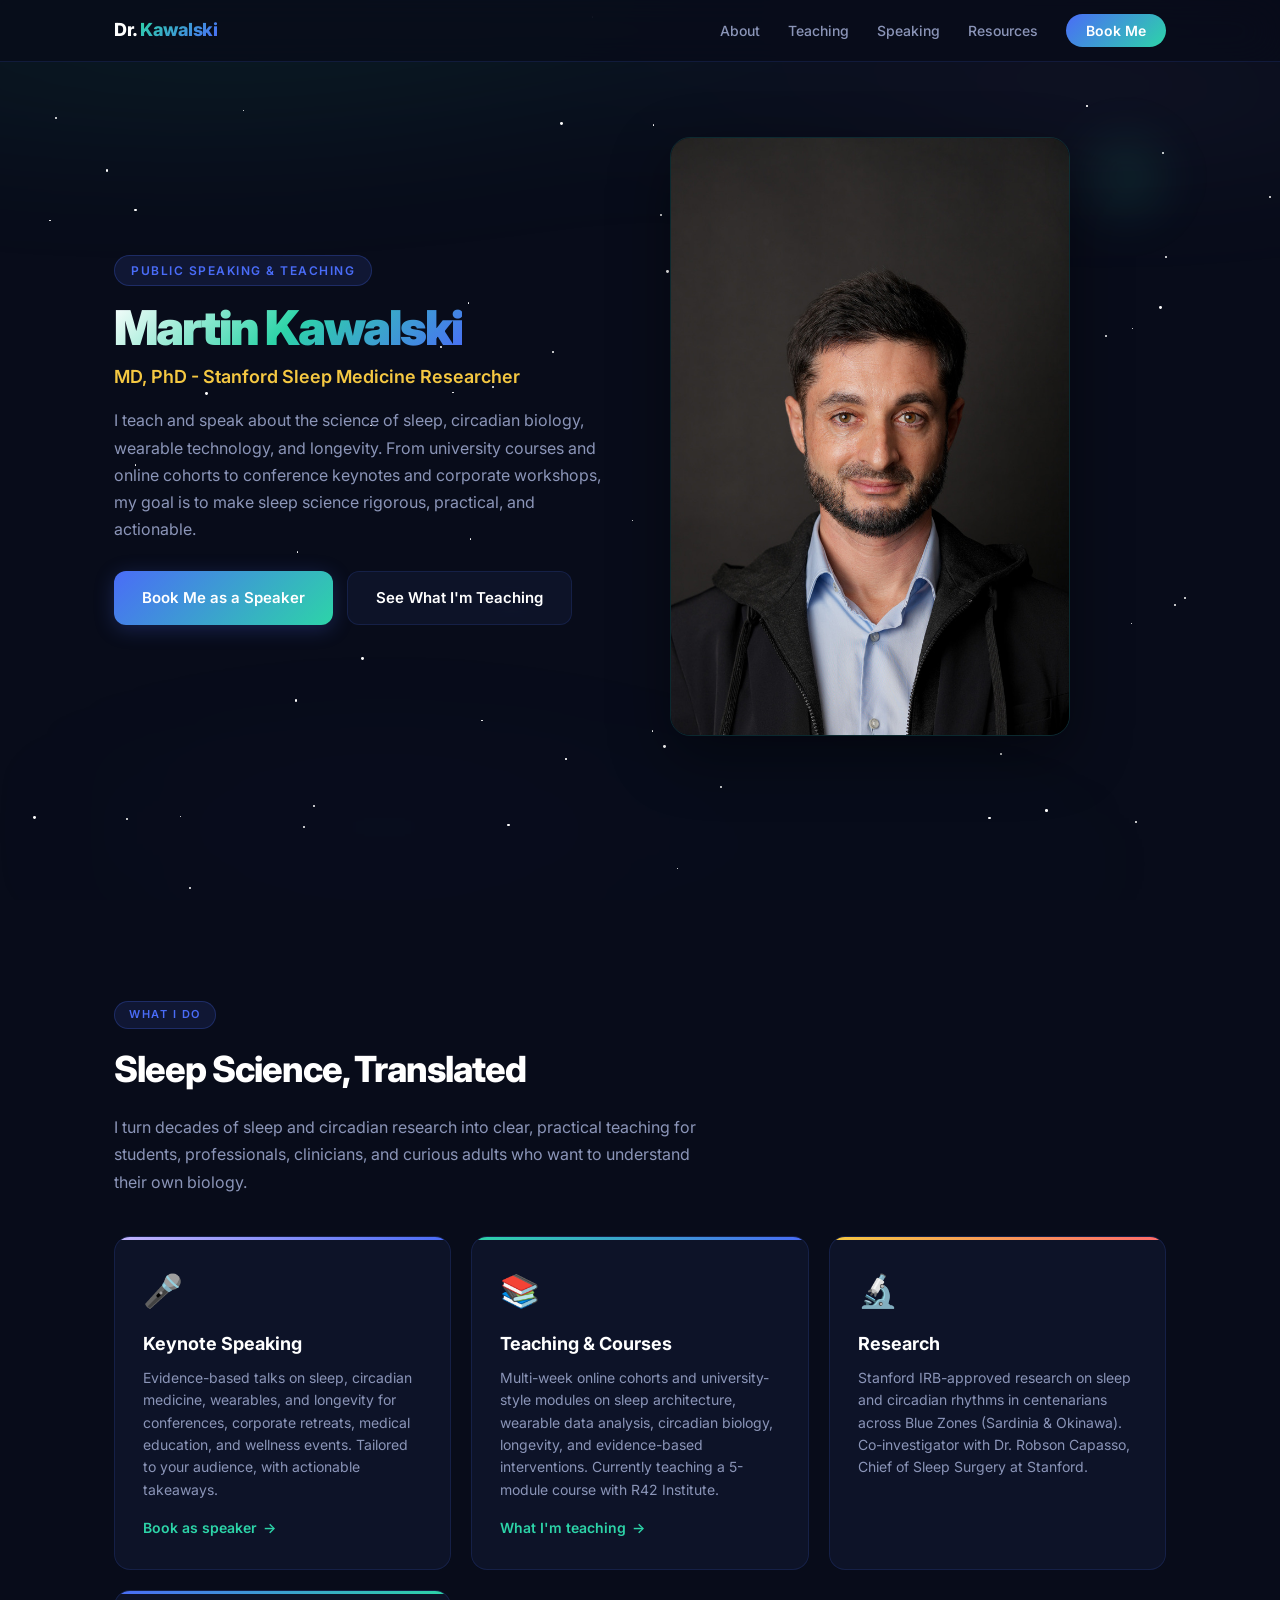
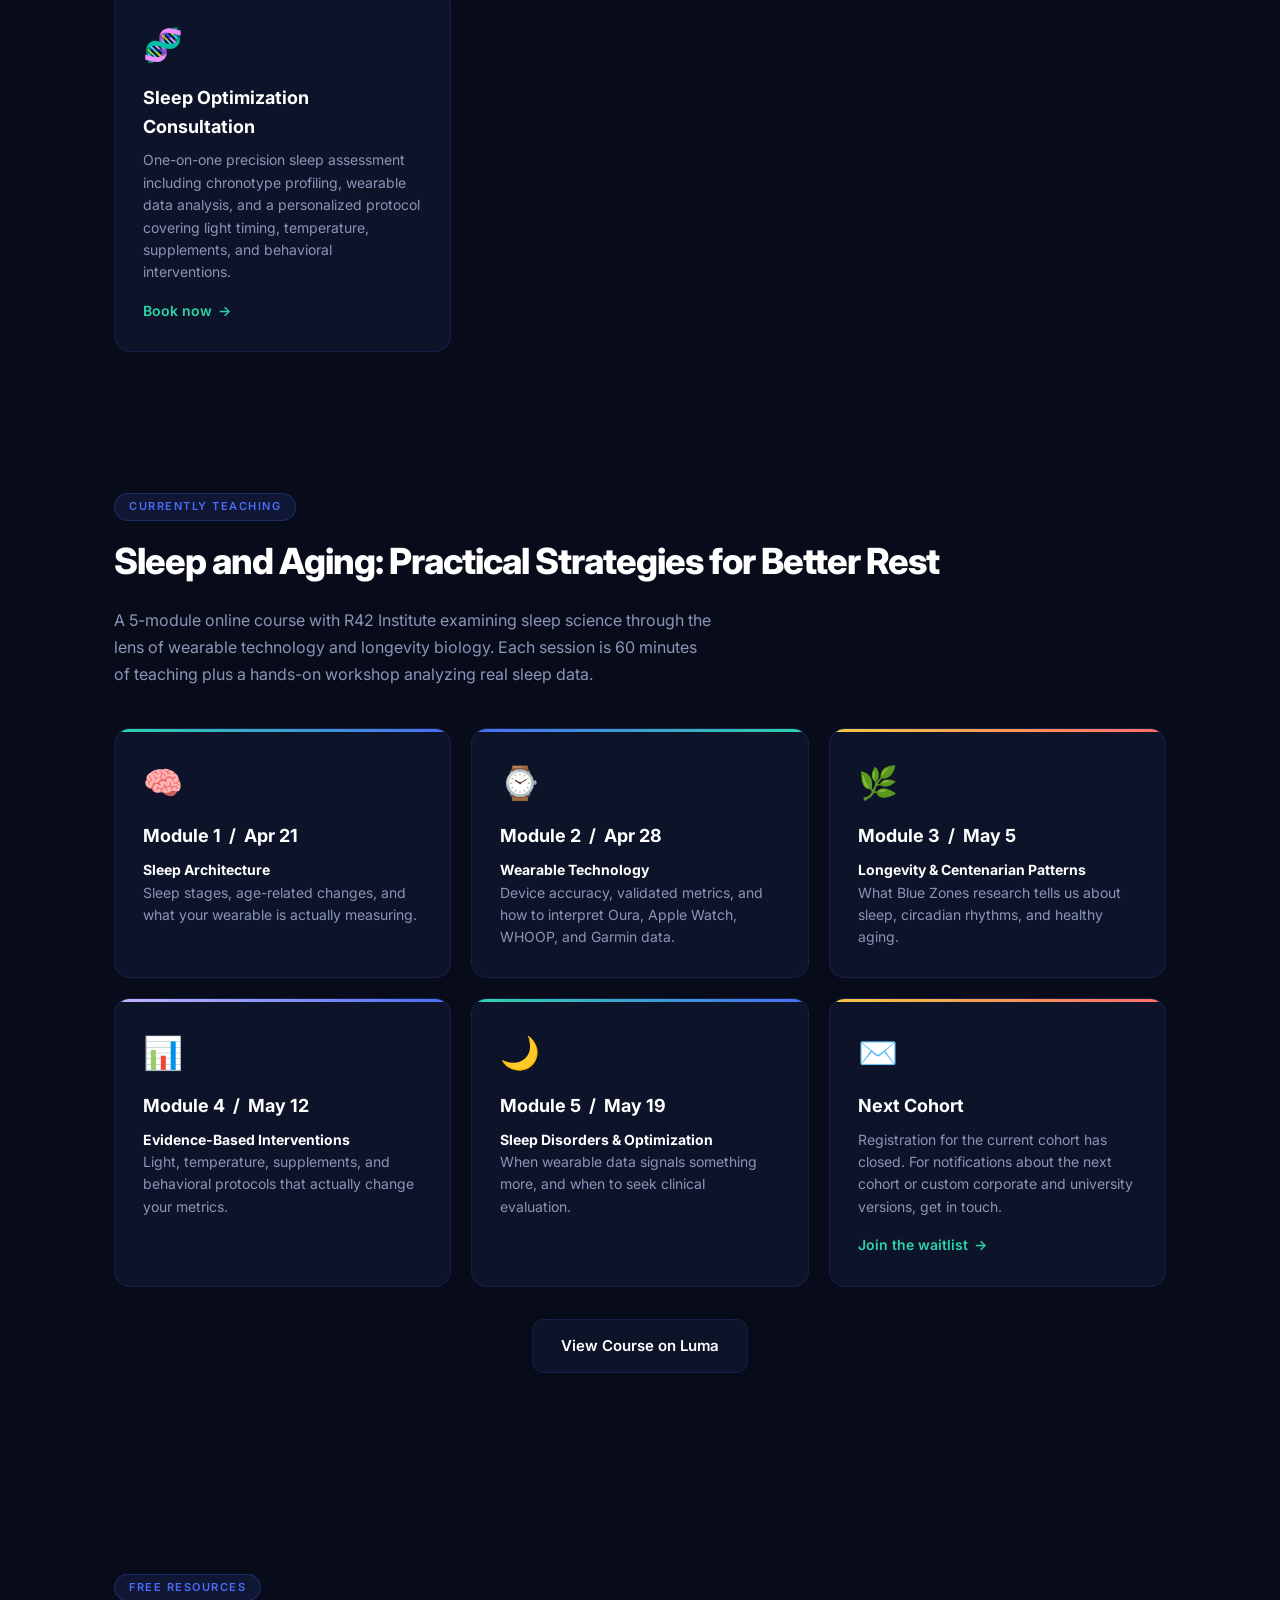
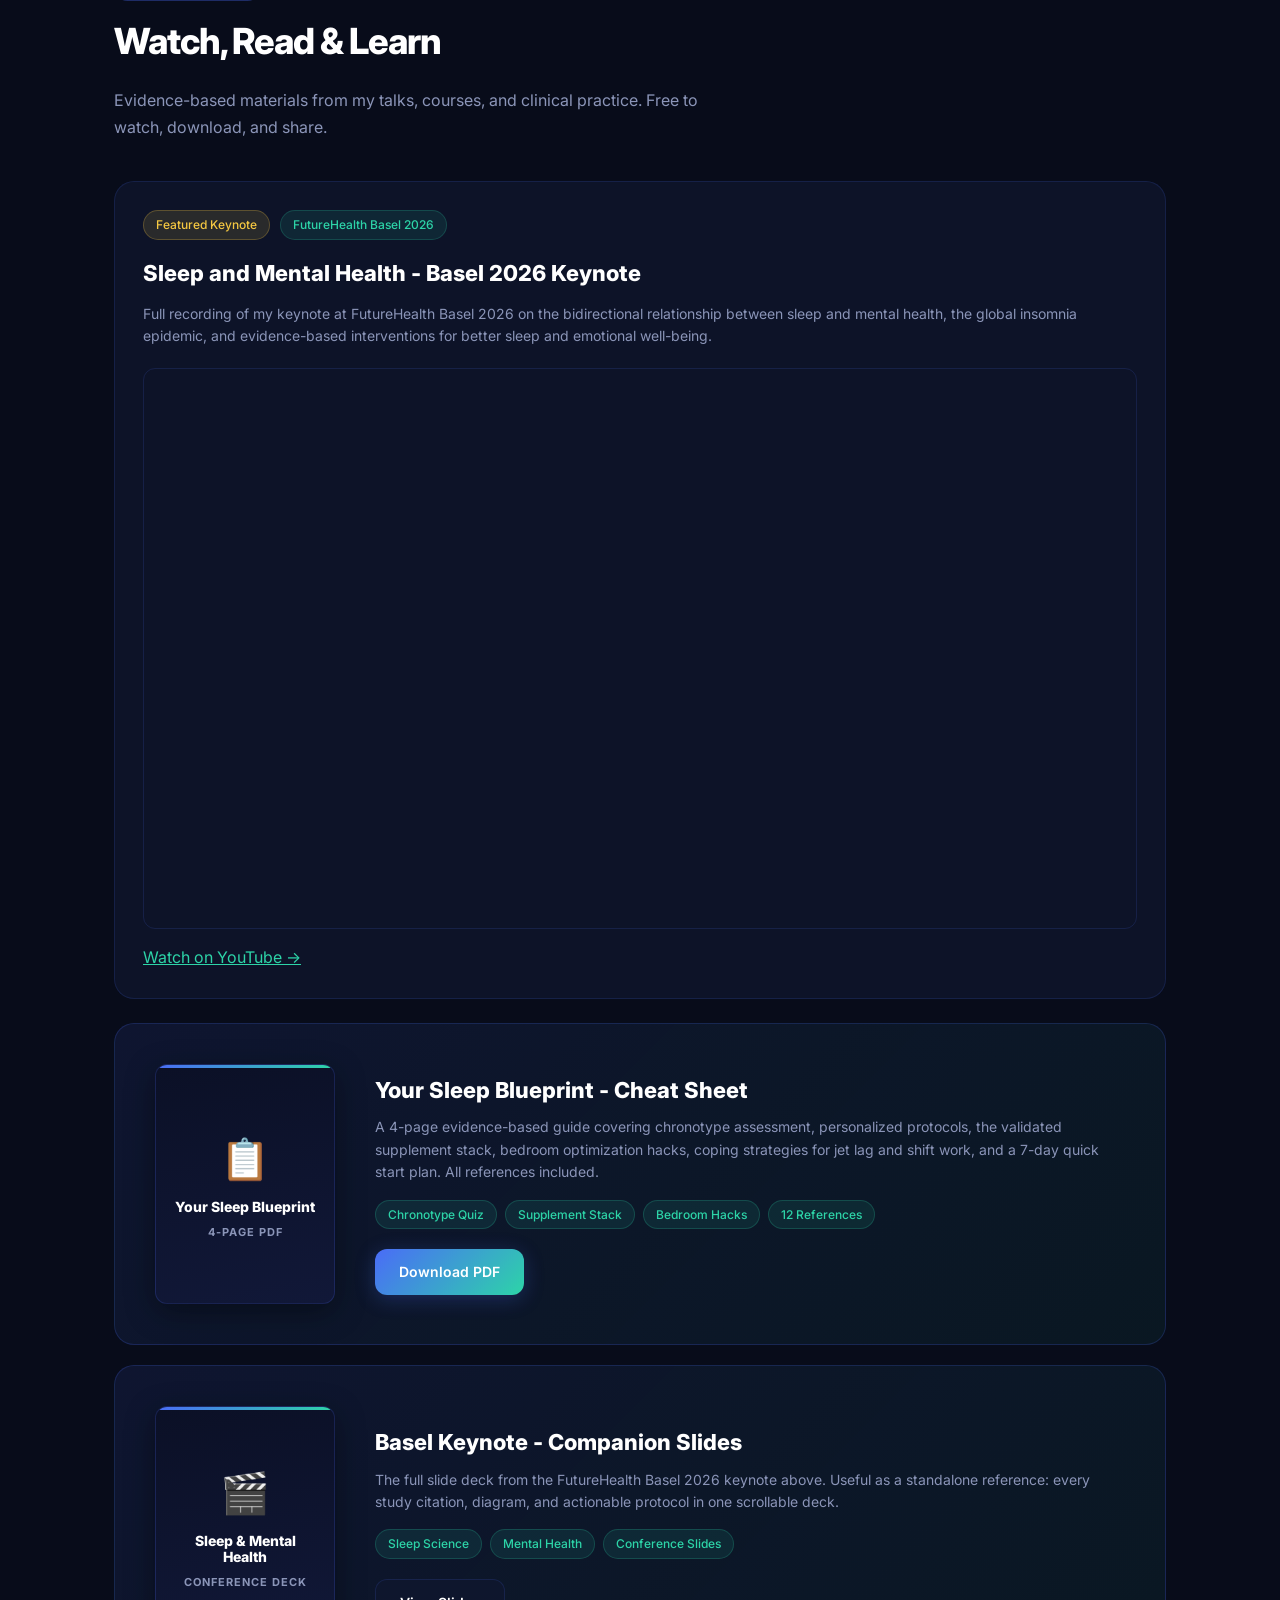
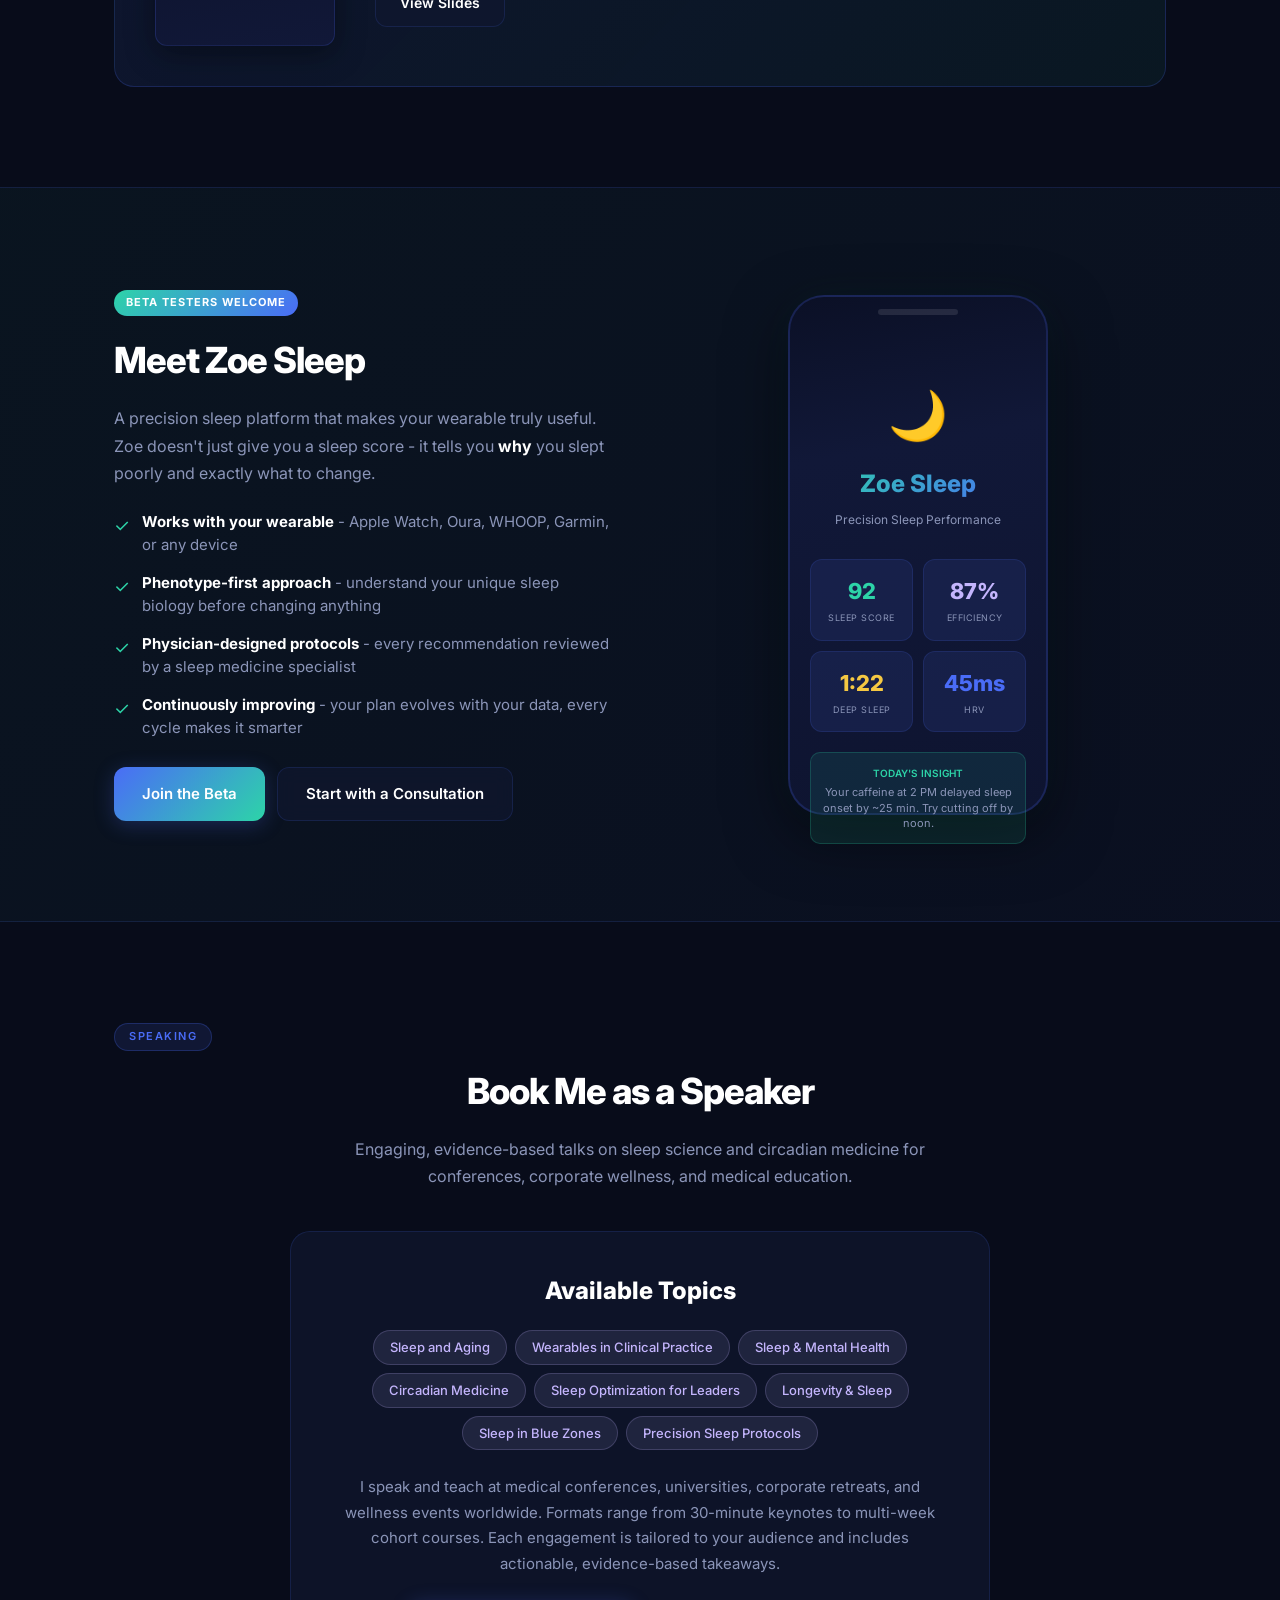
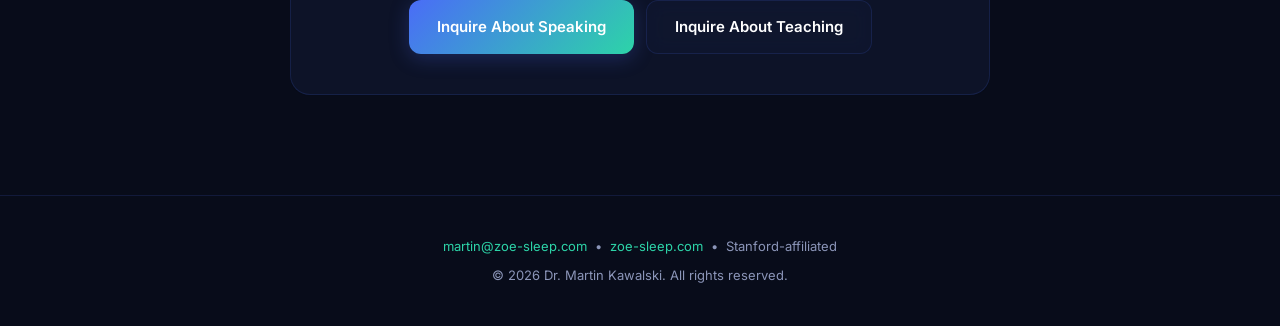
<file: index.html>
<!DOCTYPE html>
<html lang="en">
<head>
<meta charset="UTF-8">
<meta name="viewport" content="width=device-width, initial-scale=1.0">
<title>Dr. Martin Kawalski - Speaker & Educator on Sleep Science</title>
<meta name="description" content="Dr. Martin Kawalski, MD, PhD - Stanford sleep medicine researcher. Public speaker and educator on sleep, aging, wearables, and circadian medicine. Currently teaching the R42 Institute course on Sleep and Aging.">
<link rel="icon" href="data:image/svg+xml,<svg xmlns='http://www.w3.org/2000/svg' viewBox='0 0 100 100'><text y='.9em' font-size='90'>&#x1F319;</text></svg>">
<style>
  @import url('https://fonts.googleapis.com/css2?family=Inter:wght@300;400;500;600;700;800;900&display=swap');

  *, *::before, *::after { margin: 0; padding: 0; box-sizing: border-box; }

  :root {
    --bg: #080C1A;
    --surface: rgba(16, 24, 48, 0.7);
    --border: rgba(74, 108, 247, 0.15);
    --text: #E8ECF4;
    --muted: #8B95B8;
    --accent: #4A6CF7;
    --mint: #2DD4A8;
    --gold: #F5C842;
    --coral: #FF6B6B;
    --lavender: #C4B5FD;
    --aurora-1: #0B4D3B;
    --aurora-2: #1A3A6B;
    --aurora-3: #2D1854;
    --aurora-4: #0D2F4F;
  }

  html { scroll-behavior: smooth; }

  body {
    font-family: 'Inter', -apple-system, sans-serif;
    background: var(--bg);
    color: var(--text);
    line-height: 1.6;
    overflow-x: hidden;
  }

  /* ---- AURORA BACKGROUND ---- */
  .aurora {
    position: fixed;
    top: 0;
    left: 0;
    width: 100%;
    height: 100%;
    pointer-events: none;
    z-index: 0;
    overflow: hidden;
  }
  .aurora::before {
    content: '';
    position: absolute;
    top: -20%;
    left: -10%;
    width: 120%;
    height: 60%;
    background:
      radial-gradient(ellipse 80% 50% at 20% 40%, rgba(45, 212, 168, 0.08) 0%, transparent 60%),
      radial-gradient(ellipse 60% 40% at 60% 20%, rgba(74, 108, 247, 0.06) 0%, transparent 55%),
      radial-gradient(ellipse 70% 45% at 80% 50%, rgba(196, 181, 253, 0.05) 0%, transparent 50%),
      radial-gradient(ellipse 50% 35% at 40% 30%, rgba(45, 212, 168, 0.04) 0%, transparent 50%);
    animation: aurora-drift 20s ease-in-out infinite alternate;
    filter: blur(60px);
  }
  .aurora::after {
    content: '';
    position: absolute;
    bottom: 0;
    left: 0;
    width: 100%;
    height: 40%;
    background:
      radial-gradient(ellipse 60% 40% at 30% 80%, rgba(74, 108, 247, 0.04) 0%, transparent 60%),
      radial-gradient(ellipse 50% 30% at 70% 90%, rgba(45, 212, 168, 0.03) 0%, transparent 50%);
    animation: aurora-drift2 25s ease-in-out infinite alternate;
    filter: blur(80px);
  }
  @keyframes aurora-drift {
    0% { transform: translate(0, 0) scale(1); }
    50% { transform: translate(30px, -20px) scale(1.05); }
    100% { transform: translate(-20px, 10px) scale(0.98); }
  }
  @keyframes aurora-drift2 {
    0% { transform: translate(0, 0) scale(1); }
    100% { transform: translate(-30px, -15px) scale(1.03); }
  }

  /* Stars */
  .stars {
    position: fixed;
    top: 0;
    left: 0;
    width: 100%;
    height: 100%;
    pointer-events: none;
    z-index: 0;
  }
  .star {
    position: absolute;
    width: 2px;
    height: 2px;
    background: white;
    border-radius: 50%;
    animation: twinkle 3s ease-in-out infinite alternate;
  }
  @keyframes twinkle {
    0% { opacity: 0.1; }
    100% { opacity: 0.6; }
  }

  /* ---- LAYOUT ---- */
  .container {
    max-width: 1100px;
    margin: 0 auto;
    padding: 0 24px;
    position: relative;
    z-index: 1;
  }

  /* ---- NAV ---- */
  nav {
    position: fixed;
    top: 0;
    left: 0;
    right: 0;
    z-index: 100;
    padding: 16px 0;
    background: rgba(8, 12, 26, 0.8);
    backdrop-filter: blur(20px);
    border-bottom: 1px solid var(--border);
  }
  nav .container {
    display: flex;
    justify-content: space-between;
    align-items: center;
  }
  .nav-brand {
    font-weight: 800;
    font-size: 18px;
    letter-spacing: -0.5px;
    color: white;
  }
  .nav-brand span {
    background: linear-gradient(135deg, var(--mint), var(--accent));
    -webkit-background-clip: text;
    -webkit-text-fill-color: transparent;
  }
  .nav-links {
    display: flex;
    gap: 28px;
    list-style: none;
  }
  .nav-links a {
    color: var(--muted);
    text-decoration: none;
    font-size: 14px;
    font-weight: 500;
    transition: color 0.3s;
  }
  .nav-links a:hover { color: white; }
  .nav-cta {
    background: linear-gradient(135deg, var(--accent), var(--mint));
    color: white !important;
    padding: 8px 20px;
    border-radius: 20px;
    font-weight: 600 !important;
    transition: transform 0.2s, box-shadow 0.3s !important;
  }
  .nav-cta:hover {
    transform: translateY(-1px);
    box-shadow: 0 4px 20px rgba(74, 108, 247, 0.3);
  }

  /* ---- HERO ---- */
  .hero {
    min-height: 100vh;
    display: flex;
    align-items: center;
    padding-top: 80px;
  }
  .hero-grid {
    display: grid;
    grid-template-columns: 1fr 1fr;
    gap: 60px;
    align-items: center;
  }
  .hero-photo {
    position: relative;
  }
  .hero-photo img {
    width: 100%;
    max-width: 400px;
    border-radius: 20px;
    box-shadow: 0 20px 60px rgba(0, 0, 0, 0.4);
    border: 1px solid rgba(45, 212, 168, 0.15);
  }
  .hero-photo::after {
    content: '';
    position: absolute;
    top: -20px;
    right: -20px;
    width: 120px;
    height: 120px;
    border-radius: 50%;
    background: radial-gradient(circle, rgba(45, 212, 168, 0.12), transparent 70%);
    filter: blur(20px);
  }
  .hero-badge {
    display: inline-block;
    background: rgba(74, 108, 247, 0.12);
    border: 1px solid rgba(74, 108, 247, 0.25);
    border-radius: 20px;
    padding: 5px 16px;
    font-size: 12px;
    font-weight: 600;
    letter-spacing: 1.5px;
    text-transform: uppercase;
    color: var(--accent);
    margin-bottom: 16px;
  }
  .hero h1 {
    font-size: 48px;
    font-weight: 900;
    letter-spacing: -2px;
    line-height: 1.1;
    margin-bottom: 8px;
  }
  .hero h1 .gradient {
    background: linear-gradient(135deg, #fff 0%, var(--mint) 50%, var(--accent) 100%);
    -webkit-background-clip: text;
    -webkit-text-fill-color: transparent;
  }
  .hero .title {
    font-size: 18px;
    color: var(--gold);
    font-weight: 600;
    margin-bottom: 16px;
  }
  .hero p {
    font-size: 16px;
    color: var(--muted);
    line-height: 1.7;
    margin-bottom: 28px;
    max-width: 500px;
  }
  .hero-buttons {
    display: flex;
    gap: 14px;
    flex-wrap: wrap;
  }
  .btn {
    display: inline-flex;
    align-items: center;
    gap: 8px;
    padding: 14px 28px;
    border-radius: 12px;
    font-size: 15px;
    font-weight: 600;
    text-decoration: none;
    transition: all 0.3s;
    cursor: pointer;
    border: none;
  }
  .btn-primary {
    background: linear-gradient(135deg, var(--accent), var(--mint));
    color: white;
    box-shadow: 0 4px 20px rgba(74, 108, 247, 0.25);
  }
  .btn-primary:hover {
    transform: translateY(-2px);
    box-shadow: 0 8px 30px rgba(74, 108, 247, 0.35);
  }
  .btn-secondary {
    background: var(--surface);
    color: white;
    border: 1px solid var(--border);
    backdrop-filter: blur(10px);
  }
  .btn-secondary:hover {
    background: rgba(30, 42, 94, 0.5);
    border-color: rgba(74, 108, 247, 0.3);
    transform: translateY(-1px);
  }

  /* ---- SECTIONS ---- */
  section {
    padding: 100px 0;
  }
  .section-label {
    display: inline-block;
    background: rgba(74, 108, 247, 0.12);
    border: 1px solid rgba(74, 108, 247, 0.25);
    border-radius: 20px;
    padding: 4px 14px;
    font-size: 11px;
    font-weight: 600;
    letter-spacing: 1.5px;
    text-transform: uppercase;
    color: var(--accent);
    margin-bottom: 12px;
  }
  .section-title {
    font-size: 36px;
    font-weight: 800;
    letter-spacing: -1px;
    margin-bottom: 16px;
    color: white;
  }
  .section-sub {
    font-size: 16px;
    color: var(--muted);
    max-width: 600px;
    margin-bottom: 40px;
    line-height: 1.7;
  }

  /* ---- CARDS ---- */
  .card-grid {
    display: grid;
    grid-template-columns: repeat(auto-fit, minmax(300px, 1fr));
    gap: 20px;
  }
  .card {
    background: var(--surface);
    border: 1px solid var(--border);
    border-radius: 16px;
    padding: 28px;
    transition: all 0.3s;
    backdrop-filter: blur(10px);
    position: relative;
    overflow: hidden;
  }
  .card:hover {
    border-color: rgba(74, 108, 247, 0.3);
    transform: translateY(-4px);
    box-shadow: 0 12px 40px rgba(0, 0, 0, 0.3);
  }
  .card::before {
    content: '';
    position: absolute;
    top: 0;
    left: 0;
    right: 0;
    height: 3px;
    border-radius: 16px 16px 0 0;
  }
  .card-mint::before { background: linear-gradient(90deg, var(--mint), var(--accent)); }
  .card-gold::before { background: linear-gradient(90deg, var(--gold), var(--coral)); }
  .card-lavender::before { background: linear-gradient(90deg, var(--lavender), var(--accent)); }
  .card-accent::before { background: linear-gradient(90deg, var(--accent), var(--mint)); }

  .card-icon {
    font-size: 32px;
    margin-bottom: 14px;
  }
  .card h3 {
    font-size: 18px;
    font-weight: 700;
    margin-bottom: 8px;
    color: white;
  }
  .card p {
    font-size: 14px;
    color: var(--muted);
    line-height: 1.6;
  }
  .card .card-link {
    display: inline-flex;
    align-items: center;
    gap: 6px;
    margin-top: 16px;
    color: var(--mint);
    font-weight: 600;
    font-size: 14px;
    text-decoration: none;
    transition: gap 0.3s;
  }
  .card .card-link:hover { gap: 10px; }

  /* ---- DOWNLOAD SECTION ---- */
  .download-card {
    background: linear-gradient(135deg, rgba(74, 108, 247, 0.1), rgba(45, 212, 168, 0.06));
    border: 1px solid rgba(74, 108, 247, 0.2);
    border-radius: 20px;
    padding: 40px;
    display: flex;
    align-items: center;
    gap: 40px;
    transition: all 0.3s;
  }
  .download-card:hover {
    border-color: rgba(74, 108, 247, 0.35);
    box-shadow: 0 8px 40px rgba(74, 108, 247, 0.1);
  }
  .download-preview {
    flex-shrink: 0;
    width: 180px;
    height: 240px;
    background: linear-gradient(170deg, #0B1026, #111838);
    border-radius: 12px;
    border: 1px solid rgba(74, 108, 247, 0.2);
    display: flex;
    flex-direction: column;
    align-items: center;
    justify-content: center;
    gap: 8px;
    box-shadow: 0 8px 30px rgba(0, 0, 0, 0.4);
    position: relative;
    overflow: hidden;
  }
  .download-preview::before {
    content: '';
    position: absolute;
    top: 0;
    left: 0;
    right: 0;
    height: 3px;
    background: linear-gradient(90deg, var(--accent), var(--mint));
  }
  .download-preview .icon { font-size: 40px; }
  .download-preview .label {
    font-size: 11px;
    font-weight: 700;
    text-transform: uppercase;
    letter-spacing: 1px;
    color: var(--muted);
  }
  .download-preview .title-small {
    font-size: 14px;
    font-weight: 800;
    color: white;
    text-align: center;
    line-height: 1.2;
    padding: 0 16px;
  }
  .download-info {
    flex: 1;
  }
  .download-info h3 {
    font-size: 22px;
    font-weight: 800;
    color: white;
    margin-bottom: 8px;
  }
  .download-info p {
    font-size: 14px;
    color: var(--muted);
    line-height: 1.6;
    margin-bottom: 16px;
  }
  .download-tags {
    display: flex;
    flex-wrap: wrap;
    gap: 8px;
    margin-bottom: 20px;
  }
  .download-tag {
    background: rgba(45, 212, 168, 0.1);
    border: 1px solid rgba(45, 212, 168, 0.2);
    border-radius: 20px;
    padding: 4px 12px;
    font-size: 12px;
    color: var(--mint);
    font-weight: 500;
  }
  .downloads-stack {
    display: flex;
    flex-direction: column;
    gap: 20px;
  }

  /* ---- ZOE SECTION ---- */
  .zoe-section {
    background: linear-gradient(135deg, rgba(45, 212, 168, 0.04), rgba(74, 108, 247, 0.03));
    border-top: 1px solid var(--border);
    border-bottom: 1px solid var(--border);
  }
  .zoe-grid {
    display: grid;
    grid-template-columns: 1fr 1fr;
    gap: 60px;
    align-items: center;
  }
  .zoe-features {
    list-style: none;
    margin-top: 24px;
  }
  .zoe-features li {
    display: flex;
    align-items: flex-start;
    gap: 12px;
    margin-bottom: 16px;
    font-size: 15px;
    color: var(--muted);
    line-height: 1.5;
  }
  .zoe-features .check {
    color: var(--mint);
    font-size: 18px;
    flex-shrink: 0;
    margin-top: 1px;
  }
  .zoe-features li strong {
    color: white;
  }
  .beta-badge {
    display: inline-block;
    background: linear-gradient(135deg, var(--mint), var(--accent));
    color: white;
    font-size: 11px;
    font-weight: 700;
    letter-spacing: 1px;
    text-transform: uppercase;
    padding: 4px 12px;
    border-radius: 20px;
    margin-bottom: 16px;
    animation: pulse-glow 2s ease-in-out infinite;
  }
  @keyframes pulse-glow {
    0%, 100% { box-shadow: 0 0 10px rgba(45, 212, 168, 0.2); }
    50% { box-shadow: 0 0 20px rgba(45, 212, 168, 0.4); }
  }
  .zoe-mockup {
    display: flex;
    justify-content: center;
    align-items: center;
  }
  .phone-frame {
    width: 260px;
    height: 520px;
    background: linear-gradient(170deg, #0B1026 0%, #111838 30%, #0E1430 100%);
    border-radius: 36px;
    border: 2px solid rgba(74, 108, 247, 0.2);
    padding: 40px 20px 20px;
    position: relative;
    box-shadow: 0 20px 60px rgba(0, 0, 0, 0.5), 0 0 40px rgba(45, 212, 168, 0.05);
  }
  .phone-frame::before {
    content: '';
    position: absolute;
    top: 12px;
    left: 50%;
    transform: translateX(-50%);
    width: 80px;
    height: 6px;
    background: rgba(255, 255, 255, 0.1);
    border-radius: 3px;
  }
  .phone-screen {
    text-align: center;
    padding-top: 40px;
  }
  .phone-screen .app-icon {
    font-size: 48px;
    margin-bottom: 12px;
  }
  .phone-screen .app-name {
    font-size: 24px;
    font-weight: 800;
    background: linear-gradient(135deg, var(--mint), var(--accent));
    -webkit-background-clip: text;
    -webkit-text-fill-color: transparent;
    margin-bottom: 6px;
  }
  .phone-screen .app-tag {
    font-size: 12px;
    color: var(--muted);
    margin-bottom: 30px;
  }
  .phone-metrics {
    display: grid;
    grid-template-columns: 1fr 1fr;
    gap: 10px;
    text-align: center;
  }
  .phone-metric {
    background: rgba(30, 42, 94, 0.5);
    border: 1px solid var(--border);
    border-radius: 12px;
    padding: 14px 8px;
  }
  .phone-metric .val {
    font-size: 22px;
    font-weight: 800;
    margin-bottom: 2px;
  }
  .phone-metric .label {
    font-size: 9px;
    color: var(--muted);
    text-transform: uppercase;
    letter-spacing: 0.5px;
  }

  /* ---- SPEAKER SECTION ---- */
  .speaker-box {
    background: var(--surface);
    border: 1px solid var(--border);
    border-radius: 20px;
    padding: 40px;
    text-align: center;
    max-width: 700px;
    margin: 0 auto;
    backdrop-filter: blur(10px);
  }
  .speaker-box h3 {
    font-size: 24px;
    font-weight: 800;
    color: white;
    margin-bottom: 12px;
  }
  .speaker-box p {
    font-size: 15px;
    color: var(--muted);
    margin-bottom: 8px;
    line-height: 1.7;
  }
  .speaker-topics {
    display: flex;
    flex-wrap: wrap;
    justify-content: center;
    gap: 8px;
    margin: 20px 0 24px;
  }
  .speaker-topic {
    background: rgba(196, 181, 253, 0.1);
    border: 1px solid rgba(196, 181, 253, 0.2);
    color: var(--lavender);
    padding: 6px 16px;
    border-radius: 20px;
    font-size: 13px;
    font-weight: 500;
  }

  /* ---- FOOTER ---- */
  footer {
    padding: 40px 0;
    border-top: 1px solid var(--border);
    text-align: center;
  }
  footer p {
    font-size: 13px;
    color: var(--muted);
  }
  footer a {
    color: var(--mint);
    text-decoration: none;
  }

  /* ---- RESPONSIVE ---- */
  @media (max-width: 768px) {
    .hero-grid {
      grid-template-columns: 1fr;
      gap: 40px;
      text-align: center;
    }
    .hero-photo { order: -1; }
    .hero-photo img { max-width: 280px; margin: 0 auto; display: block; }
    .hero h1 { font-size: 36px; }
    .hero p { margin: 0 auto 28px; }
    .hero-buttons { justify-content: center; }
    .nav-links { display: none; }
    .download-card { flex-direction: column; text-align: center; padding: 28px; }
    .download-preview { width: 140px; height: 190px; }
    .zoe-grid { grid-template-columns: 1fr; }
    .zoe-mockup { order: -1; }
    .section-title { font-size: 28px; }
    .card-grid { grid-template-columns: 1fr; }
  }
</style>
</head>
<body>

<div class="aurora"></div>
<div class="stars" id="stars"></div>

<!-- NAV -->
<nav>
  <div class="container">
    <div class="nav-brand">Dr. <span>Kawalski</span></div>
    <ul class="nav-links">
      <li><a href="#about">About</a></li>
      <li><a href="#teaching">Teaching</a></li>
      <li><a href="#speaker">Speaking</a></li>
      <li><a href="#resources">Resources</a></li>
      <li><a href="mailto:martin@zoe-sleep.com?subject=Speaking%20Inquiry" class="nav-cta">Book Me</a></li>
    </ul>
  </div>
</nav>

<!-- HERO -->
<section class="hero" id="about">
  <div class="container">
    <div class="hero-grid">
      <div>
        <div class="hero-badge">Public Speaking & Teaching</div>
        <h1><span class="gradient">Martin Kawalski</span></h1>
        <div class="title">MD, PhD - Stanford Sleep Medicine Researcher</div>
        <p>
          I teach and speak about the science of sleep, circadian biology, wearable technology,
          and longevity. From university courses and online cohorts to conference keynotes and
          corporate workshops, my goal is to make sleep science rigorous, practical, and actionable.
        </p>
        <div class="hero-buttons">
          <a href="#speaker" class="btn btn-primary">
            Book Me as a Speaker
          </a>
          <a href="#teaching" class="btn btn-secondary">
            See What I'm Teaching
          </a>
        </div>
      </div>
      <div class="hero-photo">
        <img src="martin.jpeg" alt="Dr. Martin Kawalski" loading="eager">
      </div>
    </div>
  </div>
</section>

<!-- WHAT I DO -->
<section id="work">
  <div class="container">
    <div class="section-label">What I Do</div>
    <h2 class="section-title">Sleep Science, Translated</h2>
    <p class="section-sub">
      I turn decades of sleep and circadian research into clear, practical teaching for
      students, professionals, clinicians, and curious adults who want to understand
      their own biology.
    </p>
    <div class="card-grid">
      <div class="card card-lavender">
        <div class="card-icon">&#x1F3A4;</div>
        <h3>Keynote Speaking</h3>
        <p>
          Evidence-based talks on sleep, circadian medicine, wearables, and longevity for
          conferences, corporate retreats, medical education, and wellness events.
          Tailored to your audience, with actionable takeaways.
        </p>
        <a href="#speaker" class="card-link">
          Book as speaker <span>&rarr;</span>
        </a>
      </div>
      <div class="card card-mint">
        <div class="card-icon">&#x1F4DA;</div>
        <h3>Teaching & Courses</h3>
        <p>
          Multi-week online cohorts and university-style modules on sleep architecture,
          wearable data analysis, circadian biology, longevity, and evidence-based
          interventions. Currently teaching a 5-module course with R42 Institute.
        </p>
        <a href="#teaching" class="card-link">
          What I'm teaching <span>&rarr;</span>
        </a>
      </div>
      <div class="card card-gold">
        <div class="card-icon">&#x1F52C;</div>
        <h3>Research</h3>
        <p>
          Stanford IRB-approved research on sleep and circadian rhythms in centenarians
          across Blue Zones (Sardinia & Okinawa). Co-investigator with Dr. Robson Capasso,
          Chief of Sleep Surgery at Stanford.
        </p>
      </div>
      <div class="card card-accent">
        <div class="card-icon">&#x1F9EC;</div>
        <h3>Sleep Optimization Consultation</h3>
        <p>
          One-on-one precision sleep assessment including chronotype profiling, wearable
          data analysis, and a personalized protocol covering light timing, temperature,
          supplements, and behavioral interventions.
        </p>
        <a href="https://calendly.com/martinkawalski/sleep-consultation" target="_blank" class="card-link">
          Book now <span>&rarr;</span>
        </a>
      </div>
    </div>
  </div>
</section>

<!-- CURRENTLY TEACHING -->
<section id="teaching" style="padding-top: 40px;">
  <div class="container">
    <div class="section-label">Currently Teaching</div>
    <h2 class="section-title">Sleep and Aging: Practical Strategies for Better Rest</h2>
    <p class="section-sub">
      A 5-module online course with R42 Institute examining sleep science through the lens
      of wearable technology and longevity biology. Each session is 60 minutes of teaching
      plus a hands-on workshop analyzing real sleep data.
    </p>
    <div class="card-grid">
      <div class="card card-mint">
        <div class="card-icon">&#x1F9E0;</div>
        <h3>Module 1 &nbsp;/&nbsp; Apr 21</h3>
        <p><strong style="color:white;">Sleep Architecture</strong><br>Sleep stages, age-related changes, and what your wearable is actually measuring.</p>
      </div>
      <div class="card card-accent">
        <div class="card-icon">&#x231A;</div>
        <h3>Module 2 &nbsp;/&nbsp; Apr 28</h3>
        <p><strong style="color:white;">Wearable Technology</strong><br>Device accuracy, validated metrics, and how to interpret Oura, Apple Watch, WHOOP, and Garmin data.</p>
      </div>
      <div class="card card-gold">
        <div class="card-icon">&#x1F33F;</div>
        <h3>Module 3 &nbsp;/&nbsp; May 5</h3>
        <p><strong style="color:white;">Longevity & Centenarian Patterns</strong><br>What Blue Zones research tells us about sleep, circadian rhythms, and healthy aging.</p>
      </div>
      <div class="card card-lavender">
        <div class="card-icon">&#x1F4CA;</div>
        <h3>Module 4 &nbsp;/&nbsp; May 12</h3>
        <p><strong style="color:white;">Evidence-Based Interventions</strong><br>Light, temperature, supplements, and behavioral protocols that actually change your metrics.</p>
      </div>
      <div class="card card-mint">
        <div class="card-icon">&#x1F319;</div>
        <h3>Module 5 &nbsp;/&nbsp; May 19</h3>
        <p><strong style="color:white;">Sleep Disorders & Optimization</strong><br>When wearable data signals something more, and when to seek clinical evaluation.</p>
      </div>
      <div class="card card-gold">
        <div class="card-icon">&#x2709;&#xFE0F;</div>
        <h3>Next Cohort</h3>
        <p>Registration for the current cohort has closed. For notifications about the next cohort or custom corporate and university versions, get in touch.</p>
        <a href="mailto:martin@zoe-sleep.com?subject=Sleep%20and%20Aging%20Course%20-%20Next%20Cohort" class="card-link">
          Join the waitlist <span>&rarr;</span>
        </a>
      </div>
    </div>
    <div style="margin-top: 32px; text-align: center;">
      <a href="https://luma.com/ov35356l" target="_blank" class="btn btn-secondary">
        View Course on Luma
      </a>
    </div>
  </div>
</section>

<!-- DOWNLOADABLE RESOURCES -->
<section id="resources">
  <div class="container">
    <div class="section-label">Free Resources</div>
    <h2 class="section-title">Watch, Read & Learn</h2>
    <p class="section-sub">
      Evidence-based materials from my talks, courses, and clinical practice.
      Free to watch, download, and share.
    </p>

    <!-- FEATURED KEYNOTE VIDEO -->
    <div style="background: var(--surface); border: 1px solid var(--border); border-radius: 20px; padding: 28px; margin-bottom: 24px; backdrop-filter: blur(10px);">
      <div style="display: flex; align-items: center; gap: 10px; margin-bottom: 16px; flex-wrap: wrap;">
        <span class="download-tag" style="background: rgba(245,200,66,0.12); border-color: rgba(245,200,66,0.25); color: var(--gold);">Featured Keynote</span>
        <span class="download-tag">FutureHealth Basel 2026</span>
      </div>
      <h3 style="font-size: 22px; font-weight: 800; color: white; margin-bottom: 12px;">Sleep and Mental Health - Basel 2026 Keynote</h3>
      <p style="font-size: 14px; color: var(--muted); line-height: 1.6; margin-bottom: 20px;">
        Full recording of my keynote at FutureHealth Basel 2026 on the bidirectional
        relationship between sleep and mental health, the global insomnia epidemic, and
        evidence-based interventions for better sleep and emotional well-being.
      </p>
      <div style="position: relative; padding-bottom: 56.25%; height: 0; overflow: hidden; border-radius: 12px; border: 1px solid var(--border);">
        <iframe
          src="https://www.youtube.com/embed/u7qgwSx3sq4"
          title="Sleep and Mental Health - FutureHealth Basel 2026"
          frameborder="0"
          allow="accelerometer; autoplay; clipboard-write; encrypted-media; gyroscope; picture-in-picture; web-share"
          referrerpolicy="strict-origin-when-cross-origin"
          allowfullscreen
          style="position: absolute; top: 0; left: 0; width: 100%; height: 100%;">
        </iframe>
      </div>
      <div style="margin-top: 16px;">
        <a href="https://www.youtube.com/watch?v=u7qgwSx3sq4" target="_blank" class="card-link" style="color: var(--mint);">
          Watch on YouTube <span>&rarr;</span>
        </a>
      </div>
    </div>

    <div class="downloads-stack">
      <!-- Sleep Blueprint PDF -->
      <div class="download-card">
        <div class="download-preview">
          <div class="icon">&#x1F4CB;</div>
          <div class="title-small">Your Sleep Blueprint</div>
          <div class="label">4-Page PDF</div>
        </div>
        <div class="download-info">
          <h3>Your Sleep Blueprint - Cheat Sheet</h3>
          <p>
            A 4-page evidence-based guide covering chronotype assessment, personalized protocols,
            the validated supplement stack, bedroom optimization hacks, coping strategies for
            jet lag and shift work, and a 7-day quick start plan. All references included.
          </p>
          <div class="download-tags">
            <span class="download-tag">Chronotype Quiz</span>
            <span class="download-tag">Supplement Stack</span>
            <span class="download-tag">Bedroom Hacks</span>
            <span class="download-tag">12 References</span>
          </div>
          <a href="sleep-blueprint.pdf" download class="btn btn-primary" style="font-size:14px; padding:12px 24px;">
            Download PDF
          </a>
        </div>
      </div>

      <!-- Basel Talk Slides -->
      <div class="download-card">
        <div class="download-preview">
          <div class="icon">&#x1F3AC;</div>
          <div class="title-small">Sleep & Mental Health</div>
          <div class="label">Conference Deck</div>
        </div>
        <div class="download-info">
          <h3>Basel Keynote - Companion Slides</h3>
          <p>
            The full slide deck from the FutureHealth Basel 2026 keynote above. Useful as a
            standalone reference: every study citation, diagram, and actionable protocol in
            one scrollable deck.
          </p>
          <div class="download-tags">
            <span class="download-tag">Sleep Science</span>
            <span class="download-tag">Mental Health</span>
            <span class="download-tag">Conference Slides</span>
          </div>
          <a href="https://pitch.com/v/sleep-and-mental-health-rk7qv6" target="_blank" class="btn btn-secondary" style="font-size:14px; padding:12px 24px;">
            View Slides
          </a>
        </div>
      </div>
    </div>
  </div>
</section>

<!-- ZOE SLEEP -->
<section class="zoe-section" id="zoe">
  <div class="container">
    <div class="zoe-grid">
      <div>
        <div class="beta-badge">Beta Testers Welcome</div>
        <h2 class="section-title">Meet Zoe Sleep</h2>
        <p class="section-sub" style="margin-bottom: 0;">
          A precision sleep platform that makes your wearable truly useful.
          Zoe doesn't just give you a sleep score - it tells you <strong style="color:white">why</strong>
          you slept poorly and exactly what to change.
        </p>
        <ul class="zoe-features">
          <li>
            <span class="check">&#x2713;</span>
            <span><strong>Works with your wearable</strong> - Apple Watch, Oura, WHOOP, Garmin, or any device</span>
          </li>
          <li>
            <span class="check">&#x2713;</span>
            <span><strong>Phenotype-first approach</strong> - understand your unique sleep biology before changing anything</span>
          </li>
          <li>
            <span class="check">&#x2713;</span>
            <span><strong>Physician-designed protocols</strong> - every recommendation reviewed by a sleep medicine specialist</span>
          </li>
          <li>
            <span class="check">&#x2713;</span>
            <span><strong>Continuously improving</strong> - your plan evolves with your data, every cycle makes it smarter</span>
          </li>
        </ul>
        <div style="display:flex; gap:12px; margin-top:28px; flex-wrap:wrap;">
          <a href="https://zoe-sleep.com" target="_blank" class="btn btn-primary">
            Join the Beta
          </a>
          <a href="https://calendly.com/martinkawalski/sleep-consultation" target="_blank" class="btn btn-secondary">
            Start with a Consultation
          </a>
        </div>
      </div>
      <div class="zoe-mockup">
        <div class="phone-frame">
          <div class="phone-screen">
            <div class="app-icon">&#x1F319;</div>
            <div class="app-name">Zoe Sleep</div>
            <div class="app-tag">Precision Sleep Performance</div>
            <div class="phone-metrics">
              <div class="phone-metric">
                <div class="val" style="color:var(--mint)">92</div>
                <div class="label">Sleep Score</div>
              </div>
              <div class="phone-metric">
                <div class="val" style="color:var(--lavender)">87%</div>
                <div class="label">Efficiency</div>
              </div>
              <div class="phone-metric">
                <div class="val" style="color:var(--gold)">1:22</div>
                <div class="label">Deep Sleep</div>
              </div>
              <div class="phone-metric">
                <div class="val" style="color:var(--accent)">45ms</div>
                <div class="label">HRV</div>
              </div>
            </div>
            <div style="margin-top:20px; padding:12px; background:rgba(45,212,168,0.1); border:1px solid rgba(45,212,168,0.2); border-radius:10px;">
              <div style="font-size:10px; color:var(--mint); font-weight:600; margin-bottom:4px;">TODAY'S INSIGHT</div>
              <div style="font-size:11px; color:var(--muted); line-height:1.4;">Your caffeine at 2 PM delayed sleep onset by ~25 min. Try cutting off by noon.</div>
            </div>
          </div>
        </div>
      </div>
    </div>
  </div>
</section>

<!-- SPEAKER -->
<section id="speaker">
  <div class="container">
    <div class="section-label">Speaking</div>
    <h2 class="section-title" style="text-align:center;">Book Me as a Speaker</h2>
    <p class="section-sub" style="text-align:center; margin: 0 auto 40px;">
      Engaging, evidence-based talks on sleep science and circadian medicine
      for conferences, corporate wellness, and medical education.
    </p>
    <div class="speaker-box">
      <h3>Available Topics</h3>
      <div class="speaker-topics">
        <span class="speaker-topic">Sleep and Aging</span>
        <span class="speaker-topic">Wearables in Clinical Practice</span>
        <span class="speaker-topic">Sleep & Mental Health</span>
        <span class="speaker-topic">Circadian Medicine</span>
        <span class="speaker-topic">Sleep Optimization for Leaders</span>
        <span class="speaker-topic">Longevity & Sleep</span>
        <span class="speaker-topic">Sleep in Blue Zones</span>
        <span class="speaker-topic">Precision Sleep Protocols</span>
      </div>
      <p>
        I speak and teach at medical conferences, universities, corporate retreats, and
        wellness events worldwide. Formats range from 30-minute keynotes to multi-week
        cohort courses. Each engagement is tailored to your audience and includes
        actionable, evidence-based takeaways.
      </p>
      <div style="margin-top:24px; display:flex; gap:12px; justify-content:center; flex-wrap:wrap;">
        <a href="mailto:martin@zoe-sleep.com?subject=Speaking%20Inquiry" class="btn btn-primary">
          Inquire About Speaking
        </a>
        <a href="mailto:martin@zoe-sleep.com?subject=Teaching%20Inquiry" class="btn btn-secondary">
          Inquire About Teaching
        </a>
      </div>
    </div>
  </div>
</section>

<!-- FOOTER -->
<footer>
  <div class="container">
    <p style="margin-bottom:8px;">
      <a href="mailto:martin@zoe-sleep.com">martin@zoe-sleep.com</a> &nbsp;&bull;&nbsp;
      <a href="https://zoe-sleep.com" target="_blank">zoe-sleep.com</a> &nbsp;&bull;&nbsp;
      Stanford-affiliated
    </p>
    <p>&copy; 2026 Dr. Martin Kawalski. All rights reserved.</p>
  </div>
</footer>

<script>
// Generate stars
const starsEl = document.getElementById('stars');
for (let i = 0; i < 60; i++) {
  const star = document.createElement('div');
  star.className = 'star';
  star.style.left = Math.random() * 100 + '%';
  star.style.top = Math.random() * 100 + '%';
  star.style.width = (Math.random() * 2 + 1) + 'px';
  star.style.height = star.style.width;
  star.style.animationDelay = Math.random() * 3 + 's';
  star.style.animationDuration = (Math.random() * 3 + 2) + 's';
  starsEl.appendChild(star);
}

// Smooth scroll for nav links
document.querySelectorAll('a[href^="#"]').forEach(a => {
  a.addEventListener('click', e => {
    e.preventDefault();
    document.querySelector(a.getAttribute('href')).scrollIntoView({ behavior: 'smooth' });
  });
});
</script>

</body>
</html>
</file>
